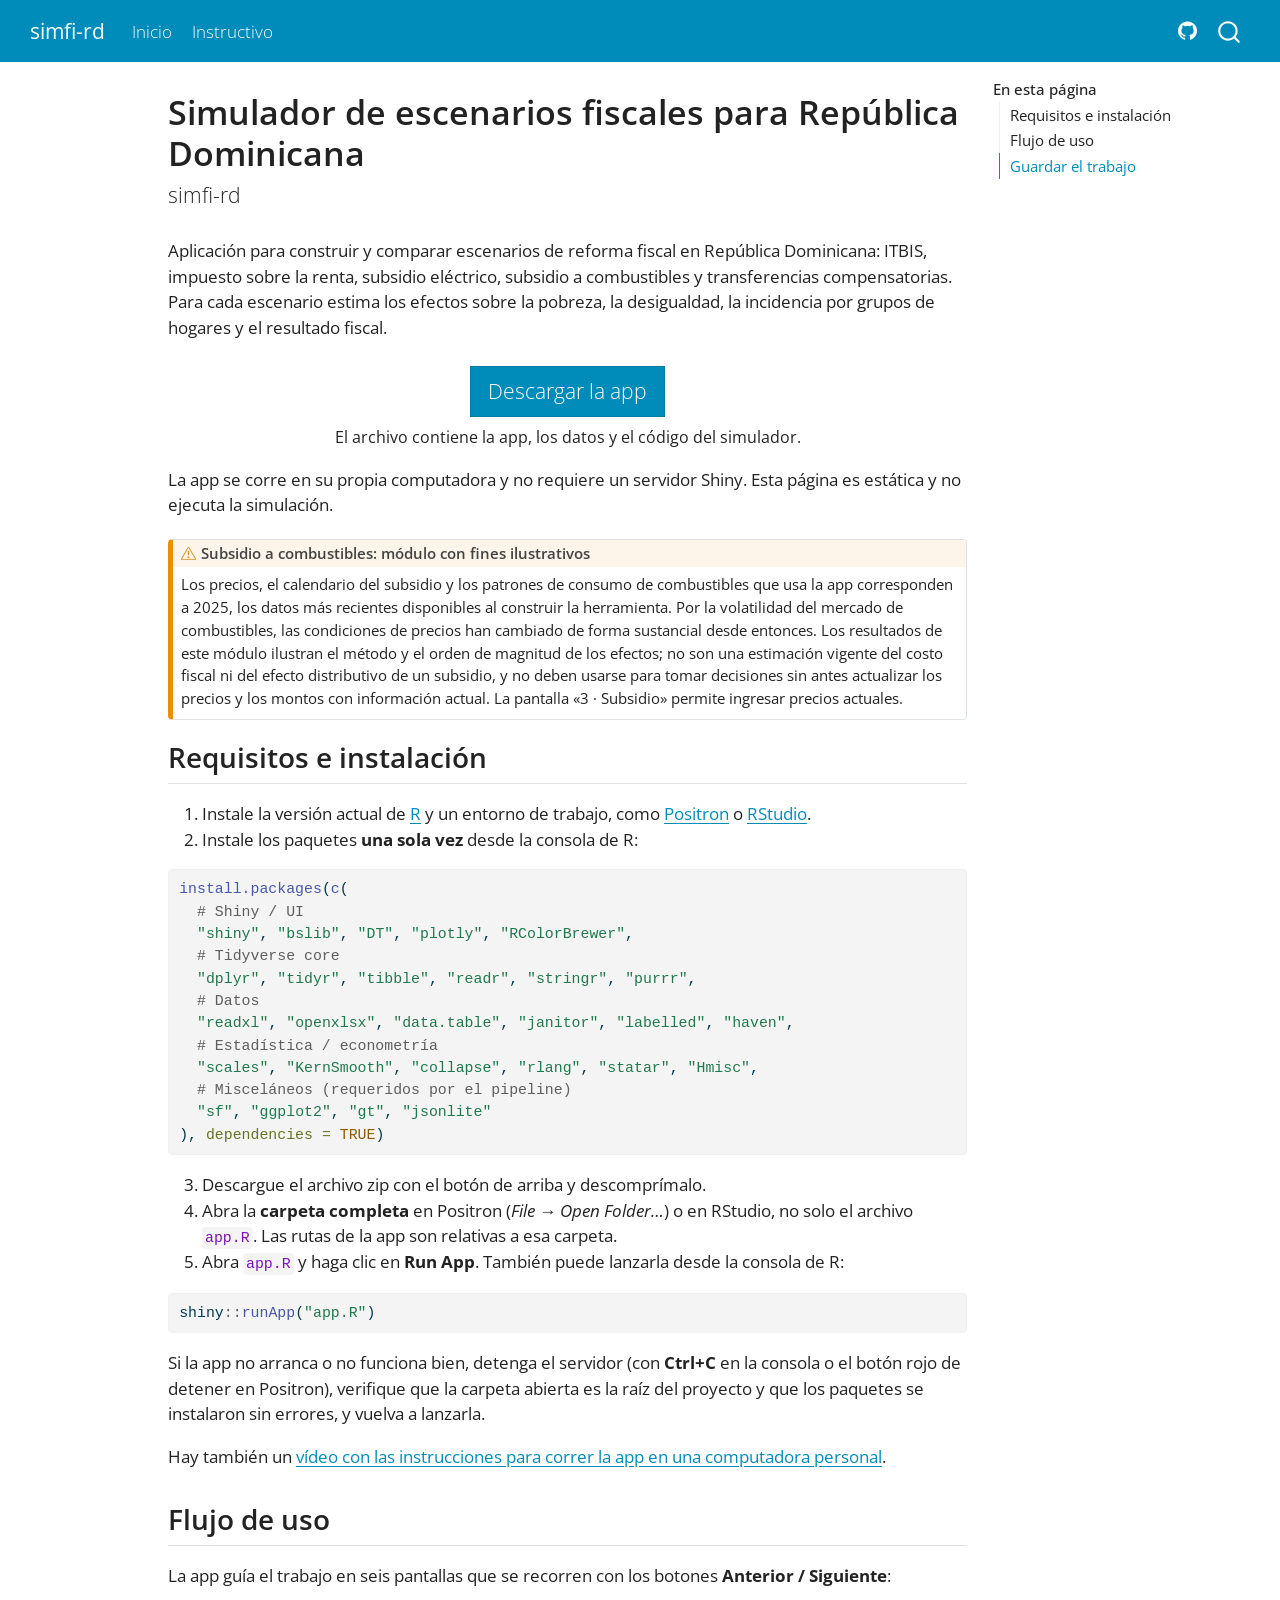
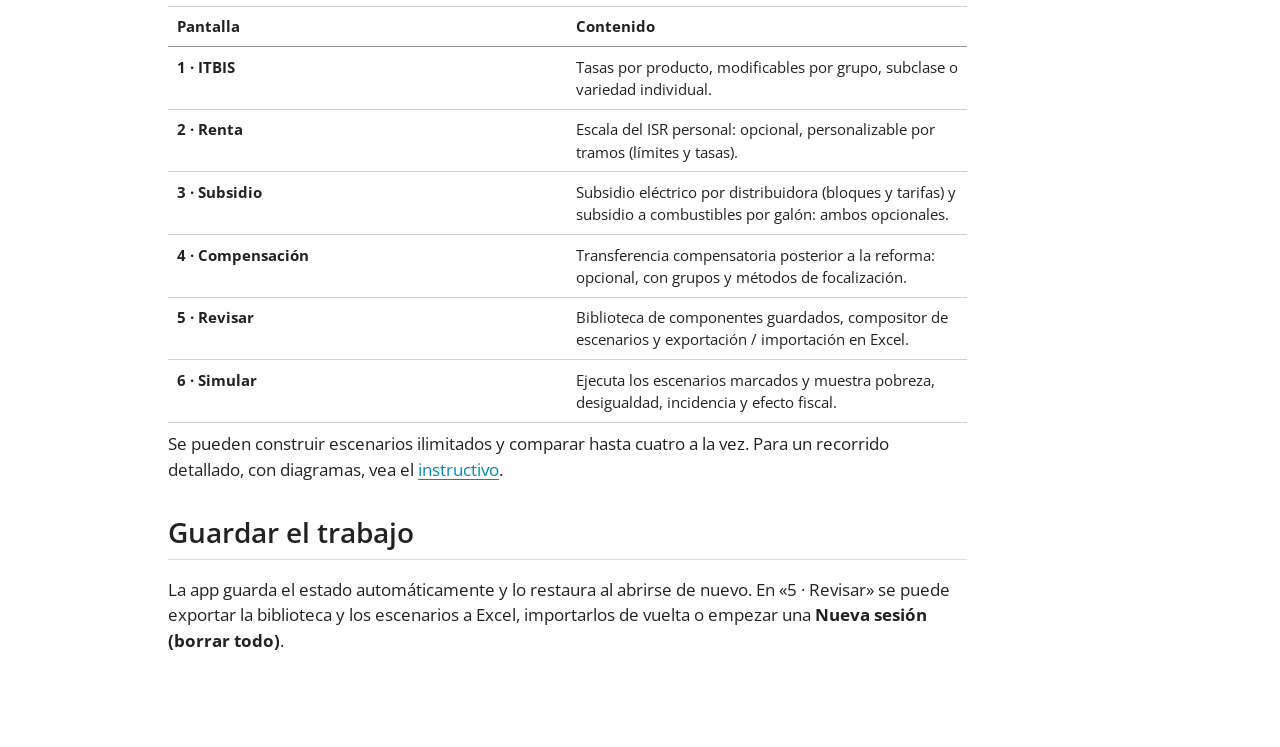
<file: docs/index.html>
<!DOCTYPE html>
<html xmlns="http://www.w3.org/1999/xhtml" lang="es" xml:lang="es"><head>

<meta charset="utf-8">
<meta name="generator" content="quarto-1.10.18">

<meta name="viewport" content="width=device-width, initial-scale=1.0, user-scalable=yes">


<title>Simulador de escenarios fiscales para República Dominicana – simfi-rd</title>
<style>
/* Default styles provided by pandoc.
** See https://pandoc.org/MANUAL.html#variables-for-html for config info.
*/
span.smallcaps{font-variant: small-caps;}
div.columns{display: flex; gap: 1.5em;}
div.column{flex: auto;}
@media screen {
div.columns{gap: min(4vw, 1.5em);}
div.column{overflow-x: auto;}
}
div.hanging-indent{margin-left: 1.5em; text-indent: -1.5em;}
ul.task-list{list-style: none;}
ul.task-list li input[type="checkbox"] {
  width: 0.8em;
  margin: 0 0.8em 0.2em -1em; /* quarto-specific, see https://github.com/quarto-dev/quarto-cli/issues/4556 */ 
  vertical-align: middle;
}
/* CSS for syntax highlighting */
html { -webkit-text-size-adjust: 100%; }
pre > code.sourceCode { white-space: pre; position: relative; }
pre > code.sourceCode > span { display: inline-block; line-height: 1.25; }
pre > code.sourceCode > span:empty { height: 1.2em; }
.sourceCode { overflow: visible; }
code.sourceCode > span { color: inherit; text-decoration: inherit; }
div.sourceCode { margin: 1em 0; }
pre.sourceCode { margin: 0; }
@media screen {
div.sourceCode { overflow: auto; }
}
@media print {
pre > code.sourceCode { white-space: pre-wrap; }
pre > code.sourceCode > span { text-indent: -5em; padding-left: 5em; }
}
pre.numberSource code
  { counter-reset: source-line 0; }
pre.numberSource code > span
  { position: relative; left: -4em; counter-increment: source-line; }
pre.numberSource code > span > a:first-child::before
  { content: counter(source-line);
    position: relative; left: -1em; text-align: right; vertical-align: baseline;
    border: none; display: inline-block;
    -webkit-touch-callout: none; -webkit-user-select: none;
    -khtml-user-select: none; -moz-user-select: none;
    -ms-user-select: none; user-select: none;
    padding: 0 4px; width: 4em;
  }
pre.numberSource { margin-left: 3em;  padding-left: 4px; }
div.sourceCode
  {   }
@media screen {
pre > code.sourceCode > span > a:first-child::before { text-decoration: underline; }
}
</style>


<script src="site_libs/quarto-nav/quarto-nav.js"></script>
<script src="site_libs/quarto-nav/headroom.min.js"></script>
<script src="site_libs/clipboard/clipboard.min.js"></script>
<script src="site_libs/quarto-search/autocomplete.umd.js"></script>
<script src="site_libs/quarto-search/fuse.min.js"></script>
<script src="site_libs/quarto-search/quarto-search.js"></script>
<meta name="quarto:offset" content="./">
<script src="site_libs/quarto-html/quarto.js" type="module"></script>
<script src="site_libs/quarto-html/tabsets/tabsets.js" type="module"></script>
<script src="site_libs/quarto-html/popper.min.js"></script>
<script src="site_libs/quarto-html/tippy.umd.min.js"></script>
<script src="site_libs/quarto-html/anchor.min.js"></script>
<link href="site_libs/quarto-html/tippy.css" rel="stylesheet">
<link href="site_libs/quarto-html/quarto-syntax-highlighting-64a204ab8560d761af7679ceaba22944.css" rel="stylesheet" id="quarto-text-highlighting-styles">
<script src="site_libs/bootstrap/bootstrap.min.js"></script>
<link href="site_libs/bootstrap/bootstrap-icons.css" rel="stylesheet">
<link href="site_libs/bootstrap/bootstrap-0d542d71a745ea6cacbc55c246e4d6ae.min.css" rel="stylesheet" append-hash="true" id="quarto-bootstrap" data-mode="light">
<script id="quarto-search-options" type="application/json">{
  "location": "navbar",
  "copy-button": false,
  "collapse-after": 3,
  "panel-placement": "end",
  "type": "overlay",
  "limit": 50,
  "keyboard-shortcut": [
    "f",
    "/",
    "s"
  ],
  "show-item-context": false,
  "language": {
    "search-no-results-text": "No se han encontrado resultados",
    "search-matching-documents-text": "documentos encontrados",
    "search-copy-link-title": "Copiar el enlace en la búsqueda",
    "search-hide-matches-text": "Ocultar resultados adicionales",
    "search-more-match-text": "resultado adicional en este documento",
    "search-more-matches-text": "resultados adicionales en este documento",
    "search-clear-button-title": "Borrar",
    "search-text-placeholder": "",
    "search-detached-cancel-button-title": "Cancelar",
    "search-submit-button-title": "Enviar",
    "search-label": "Buscar"
  }
}</script>


<link rel="stylesheet" href="styles.css">
</head>

<body class="nav-fixed quarto-light">

<div id="quarto-search-results"></div>
  <header id="quarto-header" class="headroom fixed-top">
    <nav class="navbar navbar-expand-lg " data-bs-theme="dark">
      <div class="navbar-container container-fluid">
      <div class="navbar-brand-container mx-auto">
    <a class="navbar-brand" href="./index.html">
    <span class="navbar-title">simfi-rd</span>
    </a>
  </div>
            <div id="quarto-search" class="" title="Buscar"></div>
          <button class="navbar-toggler" type="button" data-bs-toggle="collapse" data-bs-target="#navbarCollapse" aria-controls="navbarCollapse" role="menu" aria-expanded="false" aria-label="Navegación de palanca" onclick="if (window.quartoToggleHeadroom) { window.quartoToggleHeadroom(); }">
  <span class="navbar-toggler-icon"></span>
</button>
          <div class="collapse navbar-collapse" id="navbarCollapse">
            <ul class="navbar-nav navbar-nav-scroll me-auto">
  <li class="nav-item">
    <a class="nav-link active" href="./index.html" aria-current="page"> 
<span class="menu-text">Inicio</span></a>
  </li>  
  <li class="nav-item">
    <a class="nav-link" href="./instructivo.html"> 
<span class="menu-text">Instructivo</span></a>
  </li>  
</ul>
            <ul class="navbar-nav navbar-nav-scroll ms-auto">
  <li class="nav-item compact">
    <a class="nav-link" href="https://github.com/renatovargas/simfi-rd"> <i class="bi bi-github" role="img" aria-label="Repositorio en GitHub">
</i> 
<span class="menu-text"></span></a>
  </li>  
</ul>
          </div> <!-- /navcollapse -->
            <div class="quarto-navbar-tools">
</div>
      </div> <!-- /container-fluid -->
    </nav>
</header>
<!-- content -->
<div id="quarto-content" class="quarto-container page-columns page-rows-contents page-layout-article page-navbar">
<!-- sidebar -->
<!-- margin-sidebar -->
    <div id="quarto-margin-sidebar" class="sidebar margin-sidebar">
        <nav id="TOC" role="doc-toc" class="toc-active">
    <h2 id="toc-title">En esta página</h2>
   
  <ul>
  <li><a href="#requisitos-e-instalación" id="toc-requisitos-e-instalación" class="nav-link active" data-scroll-target="#requisitos-e-instalación">Requisitos e instalación</a></li>
  <li><a href="#flujo-de-uso" id="toc-flujo-de-uso" class="nav-link" data-scroll-target="#flujo-de-uso">Flujo de uso</a></li>
  <li><a href="#guardar-el-trabajo" id="toc-guardar-el-trabajo" class="nav-link" data-scroll-target="#guardar-el-trabajo">Guardar el trabajo</a></li>
  </ul>
</nav>
    </div>
<!-- main -->
<main class="content" id="quarto-document-content">

<header id="title-block-header" class="quarto-title-block default">
<div class="quarto-title">
<h1 class="title">Simulador de escenarios fiscales para República Dominicana</h1>
<p class="subtitle lead">simfi-rd</p>
</div>



<div class="quarto-title-meta">

    
  
    
  </div>
  


</header>


<p>Aplicación para construir y comparar escenarios de reforma fiscal en República Dominicana: ITBIS, impuesto sobre la renta, subsidio eléctrico, subsidio a combustibles y transferencias compensatorias. Para cada escenario estima los efectos sobre la pobreza, la desigualdad, la incidencia por grupos de hogares y el resultado fiscal.</p>
<div class="descarga">
<p><a href="https://github.com/renatovargas/simfi-rd/archive/refs/heads/main.zip" class="btn btn-primary btn-lg">Descargar la app</a></p>
<p>El archivo contiene la app, los datos y el código del simulador.</p>
</div>
<p>La app se corre en su propia computadora y no requiere un servidor Shiny. Esta página es estática y no ejecuta la simulación.</p>
<div class="callout callout-style-default callout-warning callout-titled">
<div class="callout-header d-flex align-content-center">
<div class="callout-icon-container">
<i class="callout-icon"></i>
</div>
<div class="callout-title-container flex-fill">
<span class="screen-reader-only">Advertencia</span>Subsidio a combustibles: módulo con fines ilustrativos
</div>
</div>
<div class="callout-body-container callout-body">
<p>Los precios, el calendario del subsidio y los patrones de consumo de combustibles que usa la app corresponden a 2025, los datos más recientes disponibles al construir la herramienta. Por la volatilidad del mercado de combustibles, las condiciones de precios han cambiado de forma sustancial desde entonces. Los resultados de este módulo ilustran el método y el orden de magnitud de los efectos; no son una estimación vigente del costo fiscal ni del efecto distributivo de un subsidio, y no deben usarse para tomar decisiones sin antes actualizar los precios y los montos con información actual. La pantalla «3 · Subsidio» permite ingresar precios actuales.</p>
</div>
</div>
<section id="requisitos-e-instalación" class="level2">
<h2 class="anchored" data-anchor-id="requisitos-e-instalación">Requisitos e instalación</h2>
<ol type="1">
<li>Instale la versión actual de <a href="https://cran.r-project.org/">R</a> y un entorno de trabajo, como <a href="https://positron.posit.co/">Positron</a> o <a href="https://posit.co/download/rstudio-desktop/">RStudio</a>.</li>
<li>Instale los paquetes <strong>una sola vez</strong> desde la consola de R:</li>
</ol>
<div class="code-copy-outer-scaffold"><div class="sourceCode" id="cb1"><pre class="sourceCode r code-with-copy"><code class="sourceCode r"><span id="cb1-1"><a href="#cb1-1" aria-hidden="true" tabindex="-1"></a><span class="fu">install.packages</span>(<span class="fu">c</span>(</span>
<span id="cb1-2"><a href="#cb1-2" aria-hidden="true" tabindex="-1"></a>  <span class="co"># Shiny / UI</span></span>
<span id="cb1-3"><a href="#cb1-3" aria-hidden="true" tabindex="-1"></a>  <span class="st">"shiny"</span>, <span class="st">"bslib"</span>, <span class="st">"DT"</span>, <span class="st">"plotly"</span>, <span class="st">"RColorBrewer"</span>,</span>
<span id="cb1-4"><a href="#cb1-4" aria-hidden="true" tabindex="-1"></a>  <span class="co"># Tidyverse core</span></span>
<span id="cb1-5"><a href="#cb1-5" aria-hidden="true" tabindex="-1"></a>  <span class="st">"dplyr"</span>, <span class="st">"tidyr"</span>, <span class="st">"tibble"</span>, <span class="st">"readr"</span>, <span class="st">"stringr"</span>, <span class="st">"purrr"</span>,</span>
<span id="cb1-6"><a href="#cb1-6" aria-hidden="true" tabindex="-1"></a>  <span class="co"># Datos</span></span>
<span id="cb1-7"><a href="#cb1-7" aria-hidden="true" tabindex="-1"></a>  <span class="st">"readxl"</span>, <span class="st">"openxlsx"</span>, <span class="st">"data.table"</span>, <span class="st">"janitor"</span>, <span class="st">"labelled"</span>, <span class="st">"haven"</span>,</span>
<span id="cb1-8"><a href="#cb1-8" aria-hidden="true" tabindex="-1"></a>  <span class="co"># Estadística / econometría</span></span>
<span id="cb1-9"><a href="#cb1-9" aria-hidden="true" tabindex="-1"></a>  <span class="st">"scales"</span>, <span class="st">"KernSmooth"</span>, <span class="st">"collapse"</span>, <span class="st">"rlang"</span>, <span class="st">"statar"</span>, <span class="st">"Hmisc"</span>,</span>
<span id="cb1-10"><a href="#cb1-10" aria-hidden="true" tabindex="-1"></a>  <span class="co"># Misceláneos (requeridos por el pipeline)</span></span>
<span id="cb1-11"><a href="#cb1-11" aria-hidden="true" tabindex="-1"></a>  <span class="st">"sf"</span>, <span class="st">"ggplot2"</span>, <span class="st">"gt"</span>, <span class="st">"jsonlite"</span></span>
<span id="cb1-12"><a href="#cb1-12" aria-hidden="true" tabindex="-1"></a>), <span class="at">dependencies =</span> <span class="cn">TRUE</span>)</span></code></pre></div><button title="Copiar al portapapeles" class="code-copy-button"><i class="bi"></i></button></div>
<ol start="3" type="1">
<li>Descargue el archivo zip con el botón de arriba y descomprímalo.</li>
<li>Abra la <strong>carpeta completa</strong> en Positron (<em>File → Open Folder…</em>) o en RStudio, no solo el archivo <code>app.R</code>. Las rutas de la app son relativas a esa carpeta.</li>
<li>Abra <code>app.R</code> y haga clic en <strong>Run App</strong>. También puede lanzarla desde la consola de R:</li>
</ol>
<div class="code-copy-outer-scaffold"><div class="sourceCode" id="cb2"><pre class="sourceCode r code-with-copy"><code class="sourceCode r"><span id="cb2-1"><a href="#cb2-1" aria-hidden="true" tabindex="-1"></a>shiny<span class="sc">::</span><span class="fu">runApp</span>(<span class="st">"app.R"</span>)</span></code></pre></div><button title="Copiar al portapapeles" class="code-copy-button"><i class="bi"></i></button></div>
<p>Si la app no arranca o no funciona bien, detenga el servidor (con <strong>Ctrl+C</strong> en la consola o el botón rojo de detener en Positron), verifique que la carpeta abierta es la raíz del proyecto y que los paquetes se instalaron sin errores, y vuelva a lanzarla.</p>
<p>Hay también un <a href="https://youtu.be/jXF6b9S3hiI">vídeo con las instrucciones para correr la app en una computadora personal</a>.</p>
</section>
<section id="flujo-de-uso" class="level2">
<h2 class="anchored" data-anchor-id="flujo-de-uso">Flujo de uso</h2>
<p>La app guía el trabajo en seis pantallas que se recorren con los botones <strong>Anterior / Siguiente</strong>:</p>
<table class="caption-top table">
<colgroup>
<col style="width: 50%">
<col style="width: 50%">
</colgroup>
<thead>
<tr class="header">
<th>Pantalla</th>
<th>Contenido</th>
</tr>
</thead>
<tbody>
<tr class="odd">
<td><strong>1 · ITBIS</strong></td>
<td>Tasas por producto, modificables por grupo, subclase o variedad individual.</td>
</tr>
<tr class="even">
<td><strong>2 · Renta</strong></td>
<td>Escala del ISR personal: opcional, personalizable por tramos (límites y tasas).</td>
</tr>
<tr class="odd">
<td><strong>3 · Subsidio</strong></td>
<td>Subsidio eléctrico por distribuidora (bloques y tarifas) y subsidio a combustibles por galón: ambos opcionales.</td>
</tr>
<tr class="even">
<td><strong>4 · Compensación</strong></td>
<td>Transferencia compensatoria posterior a la reforma: opcional, con grupos y métodos de focalización.</td>
</tr>
<tr class="odd">
<td><strong>5 · Revisar</strong></td>
<td>Biblioteca de componentes guardados, compositor de escenarios y exportación / importación en Excel.</td>
</tr>
<tr class="even">
<td><strong>6 · Simular</strong></td>
<td>Ejecuta los escenarios marcados y muestra pobreza, desigualdad, incidencia y efecto fiscal.</td>
</tr>
</tbody>
</table>
<p>Se pueden construir escenarios ilimitados y comparar hasta cuatro a la vez. Para un recorrido detallado, con diagramas, vea el <a href="./instructivo.html">instructivo</a>.</p>
</section>
<section id="guardar-el-trabajo" class="level2">
<h2 class="anchored" data-anchor-id="guardar-el-trabajo">Guardar el trabajo</h2>
<p>La app guarda el estado automáticamente y lo restaura al abrirse de nuevo. En «5 · Revisar» se puede exportar la biblioteca y los escenarios a Excel, importarlos de vuelta o empezar una <strong>Nueva sesión (borrar todo)</strong>.</p>


</section>

</main> <!-- /main -->
<script id="quarto-html-after-body" type="application/javascript">
  window.document.addEventListener("DOMContentLoaded", function (event) {
    const icon = "";
    const anchorJS = new window.AnchorJS();
    anchorJS.options = {
      placement: 'right',
      icon: icon
    };
    anchorJS.add('.anchored');
    const isCodeAnnotation = (el) => {
      for (const clz of el.classList) {
        if (clz.startsWith('code-annotation-')) {                     
          return true;
        }
      }
      return false;
    }
    const onCopySuccess = function(e) {
      // button target
      const button = e.trigger;
      // don't keep focus
      button.blur();
      // flash "checked"
      button.classList.add('code-copy-button-checked');
      var currentTitle = button.getAttribute("title");
      button.setAttribute("title", "Copiado");
      let tooltip;
      if (window.bootstrap) {
        button.setAttribute("data-bs-toggle", "tooltip");
        button.setAttribute("data-bs-placement", "left");
        button.setAttribute("data-bs-title", "Copiado");
        tooltip = new bootstrap.Tooltip(button, 
          { trigger: "manual", 
            customClass: "code-copy-button-tooltip",
            offset: [0, -8]});
        tooltip.show();    
      }
      setTimeout(function() {
        if (tooltip) {
          tooltip.hide();
          button.removeAttribute("data-bs-title");
          button.removeAttribute("data-bs-toggle");
          button.removeAttribute("data-bs-placement");
        }
        button.setAttribute("title", currentTitle);
        button.classList.remove('code-copy-button-checked');
      }, 1000);
      // clear code selection
      e.clearSelection();
    }
    const getTextToCopy = function(trigger) {
      const outerScaffold = trigger.parentElement.cloneNode(true);
      const codeEl = outerScaffold.querySelector('code');
      for (const childEl of codeEl.children) {
        if (isCodeAnnotation(childEl)) {
          childEl.remove();
        }
      }
      return codeEl.innerText;
    }
    const clipboard = new window.ClipboardJS('.code-copy-button:not([data-in-quarto-modal])', {
      text: getTextToCopy
    });
    clipboard.on('success', onCopySuccess);
    if (window.document.getElementById('quarto-embedded-source-code-modal')) {
      const clipboardModal = new window.ClipboardJS('.code-copy-button[data-in-quarto-modal]', {
        text: getTextToCopy,
        container: window.document.getElementById('quarto-embedded-source-code-modal')
      });
      clipboardModal.on('success', onCopySuccess);
    }
      var localhostRegex = new RegExp(/^(?:http|https):\/\/localhost\:?[0-9]*\//);
      var mailtoRegex = new RegExp(/^mailto:/);
        var filterRegex = new RegExp("https:\/\/renatovargas\.github\.io\/simfi-rd\/");
      var isInternal = (href) => {
          return filterRegex.test(href) || localhostRegex.test(href) || mailtoRegex.test(href);
      }
      // Inspect non-navigation links and adorn them if external
     var links = window.document.querySelectorAll('a[href]:not(.nav-link):not(.navbar-brand):not(.toc-action):not(.sidebar-link):not(.sidebar-item-toggle):not(.pagination-link):not(.no-external):not([aria-hidden]):not(.dropdown-item):not(.quarto-navigation-tool):not(.about-link)');
      for (var i=0; i<links.length; i++) {
        const link = links[i];
        if (!isInternal(link.href)) {
          // undo the damage that might have been done by quarto-nav.js in the case of
          // links that we want to consider external
          if (link.dataset.originalHref !== undefined) {
            link.href = link.dataset.originalHref;
          }
        }
      }
    function tippyHover(el, contentFn, onTriggerFn, onUntriggerFn) {
      const config = {
        allowHTML: true,
        maxWidth: 500,
        delay: 100,
        arrow: false,
        appendTo: function(el) {
            return el.parentElement;
        },
        interactive: true,
        interactiveBorder: 10,
        theme: 'quarto',
        placement: 'bottom-start',
      };
      if (contentFn) {
        config.content = contentFn;
      }
      if (onTriggerFn) {
        config.onTrigger = onTriggerFn;
      }
      if (onUntriggerFn) {
        config.onUntrigger = onUntriggerFn;
      }
      window.tippy(el, config); 
    }
    const noterefs = window.document.querySelectorAll('a[role="doc-noteref"]');
    for (var i=0; i<noterefs.length; i++) {
      const ref = noterefs[i];
      tippyHover(ref, function() {
        // use id or data attribute instead here
        let href = ref.getAttribute('data-footnote-href') || ref.getAttribute('href');
        try { href = new URL(href).hash; } catch {}
        const id = href.replace(/^#\/?/, "");
        const note = window.document.getElementById(id);
        if (note) {
          return note.innerHTML;
        } else {
          return "";
        }
      });
    }
    const xrefs = window.document.querySelectorAll('a.quarto-xref');
    const processXRef = (id, note) => {
      // Strip column container classes
      const stripColumnClz = (el) => {
        el.classList.remove("page-full", "page-columns");
        if (el.children) {
          for (const child of el.children) {
            stripColumnClz(child);
          }
        }
      }
      stripColumnClz(note)
      if (id === null || id.startsWith('sec-')) {
        // Special case sections, only their first couple elements
        const container = document.createElement("div");
        if (note.children && note.children.length > 2) {
          container.appendChild(note.children[0].cloneNode(true));
          for (let i = 1; i < note.children.length; i++) {
            const child = note.children[i];
            if (child.tagName === "P" && child.innerText === "") {
              continue;
            } else {
              container.appendChild(child.cloneNode(true));
              break;
            }
          }
          if (window.Quarto?.typesetMath) {
            window.Quarto.typesetMath(container);
          }
          return container.innerHTML
        } else {
          if (window.Quarto?.typesetMath) {
            window.Quarto.typesetMath(note);
          }
          return note.innerHTML;
        }
      } else {
        // Remove any anchor links if they are present
        const anchorLink = note.querySelector('a.anchorjs-link');
        if (anchorLink) {
          anchorLink.remove();
        }
        if (window.Quarto?.typesetMath) {
          window.Quarto.typesetMath(note);
        }
        if (note.classList.contains("callout")) {
          return note.outerHTML;
        } else {
          return note.innerHTML;
        }
      }
    }
    for (var i=0; i<xrefs.length; i++) {
      const xref = xrefs[i];
      tippyHover(xref, undefined, function(instance) {
        instance.disable();
        let url = xref.getAttribute('href');
        let hash = undefined; 
        if (url.startsWith('#')) {
          hash = url;
        } else {
          try { hash = new URL(url).hash; } catch {}
        }
        if (hash) {
          const id = hash.replace(/^#\/?/, "");
          const note = window.document.getElementById(id);
          if (note !== null) {
            try {
              const html = processXRef(id, note.cloneNode(true));
              instance.setContent(html);
            } finally {
              instance.enable();
              instance.show();
            }
          } else {
            // See if we can fetch this
            fetch(url.split('#')[0])
            .then(res => res.text())
            .then(html => {
              const parser = new DOMParser();
              const htmlDoc = parser.parseFromString(html, "text/html");
              const note = htmlDoc.getElementById(id);
              if (note !== null) {
                const html = processXRef(id, note);
                instance.setContent(html);
              } 
            }).finally(() => {
              instance.enable();
              instance.show();
            });
          }
        } else {
          // See if we can fetch a full url (with no hash to target)
          // This is a special case and we should probably do some content thinning / targeting
          fetch(url)
          .then(res => res.text())
          .then(html => {
            const parser = new DOMParser();
            const htmlDoc = parser.parseFromString(html, "text/html");
            const note = htmlDoc.querySelector('main.content');
            if (note !== null) {
              // This should only happen for chapter cross references
              // (since there is no id in the URL)
              // remove the first header
              if (note.children.length > 0 && note.children[0].tagName === "HEADER") {
                note.children[0].remove();
              }
              const html = processXRef(null, note);
              instance.setContent(html);
            } 
          }).finally(() => {
            instance.enable();
            instance.show();
          });
        }
      }, function(instance) {
      });
    }
        let selectedAnnoteEl;
        const selectorForAnnotation = ( cell, annotation) => {
          let cellAttr = 'data-code-cell="' + cell + '"';
          let lineAttr = 'data-code-annotation="' +  annotation + '"';
          const selector = 'span[' + cellAttr + '][' + lineAttr + ']';
          return selector;
        }
        const selectCodeLines = (annoteEl) => {
          const doc = window.document;
          const targetCell = annoteEl.getAttribute("data-target-cell");
          const targetAnnotation = annoteEl.getAttribute("data-target-annotation");
          const annoteSpan = window.document.querySelector(selectorForAnnotation(targetCell, targetAnnotation));
          const lines = annoteSpan.getAttribute("data-code-lines").split(",");
          const lineIds = lines.map((line) => {
            return targetCell + "-" + line;
          })
          let top = null;
          let height = null;
          let parent = null;
          if (lineIds.length > 0) {
              //compute the position of the single el (top and bottom and make a div)
              const el = window.document.getElementById(lineIds[0]);
              top = el.offsetTop;
              height = el.offsetHeight;
              parent = el.parentElement.parentElement;
            if (lineIds.length > 1) {
              const lastEl = window.document.getElementById(lineIds[lineIds.length - 1]);
              const bottom = lastEl.offsetTop + lastEl.offsetHeight;
              height = bottom - top;
            }
            if (top !== null && height !== null && parent !== null) {
              // cook up a div (if necessary) and position it 
              let div = window.document.getElementById("code-annotation-line-highlight");
              if (div === null) {
                div = window.document.createElement("div");
                div.setAttribute("id", "code-annotation-line-highlight");
                div.style.position = 'absolute';
                parent.appendChild(div);
              }
              div.style.top = top - 2 + "px";
              div.style.height = height + 4 + "px";
              div.style.left = 0;
              let gutterDiv = window.document.getElementById("code-annotation-line-highlight-gutter");
              if (gutterDiv === null) {
                gutterDiv = window.document.createElement("div");
                gutterDiv.setAttribute("id", "code-annotation-line-highlight-gutter");
                gutterDiv.style.position = 'absolute';
                const codeCell = window.document.getElementById(targetCell);
                const gutter = codeCell.querySelector('.code-annotation-gutter');
                gutter.appendChild(gutterDiv);
              }
              gutterDiv.style.top = top - 2 + "px";
              gutterDiv.style.height = height + 4 + "px";
            }
            selectedAnnoteEl = annoteEl;
          }
        };
        const unselectCodeLines = () => {
          const elementsIds = ["code-annotation-line-highlight", "code-annotation-line-highlight-gutter"];
          elementsIds.forEach((elId) => {
            const div = window.document.getElementById(elId);
            if (div) {
              div.remove();
            }
          });
          selectedAnnoteEl = undefined;
        };
          // Handle positioning of the toggle
      window.addEventListener(
        "resize",
        throttle(() => {
          elRect = undefined;
          if (selectedAnnoteEl) {
            selectCodeLines(selectedAnnoteEl);
          }
        }, 10)
      );
      function throttle(fn, ms) {
      let throttle = false;
      let timer;
        return (...args) => {
          if(!throttle) { // first call gets through
              fn.apply(this, args);
              throttle = true;
          } else { // all the others get throttled
              if(timer) clearTimeout(timer); // cancel #2
              timer = setTimeout(() => {
                fn.apply(this, args);
                timer = throttle = false;
              }, ms);
          }
        };
      }
        // Attach click handler to the DT
        const annoteDls = window.document.querySelectorAll('dt[data-target-cell]');
        for (const annoteDlNode of annoteDls) {
          annoteDlNode.addEventListener('click', (event) => {
            const clickedEl = event.target;
            if (clickedEl !== selectedAnnoteEl) {
              unselectCodeLines();
              const activeEl = window.document.querySelector('dt[data-target-cell].code-annotation-active');
              if (activeEl) {
                activeEl.classList.remove('code-annotation-active');
              }
              selectCodeLines(clickedEl);
              clickedEl.classList.add('code-annotation-active');
            } else {
              // Unselect the line
              unselectCodeLines();
              clickedEl.classList.remove('code-annotation-active');
            }
          });
        }
    const findCites = (el) => {
      const parentEl = el.parentElement;
      if (parentEl) {
        const cites = parentEl.dataset.cites;
        if (cites) {
          return {
            el,
            cites: cites.split(' ')
          };
        } else {
          return findCites(el.parentElement)
        }
      } else {
        return undefined;
      }
    };
    var bibliorefs = window.document.querySelectorAll('a[role="doc-biblioref"]');
    for (var i=0; i<bibliorefs.length; i++) {
      const ref = bibliorefs[i];
      const citeInfo = findCites(ref);
      if (citeInfo) {
        tippyHover(citeInfo.el, function() {
          var popup = window.document.createElement('div');
          citeInfo.cites.forEach(function(cite) {
            var citeDiv = window.document.createElement('div');
            citeDiv.classList.add('hanging-indent');
            citeDiv.classList.add('csl-entry');
            var biblioDiv = window.document.getElementById('ref-' + cite);
            if (biblioDiv) {
              citeDiv.innerHTML = biblioDiv.innerHTML;
            }
            popup.appendChild(citeDiv);
          });
          return popup.innerHTML;
        });
      }
    }
  });
  </script>
</div> <!-- /content -->




</body></html>
</file>
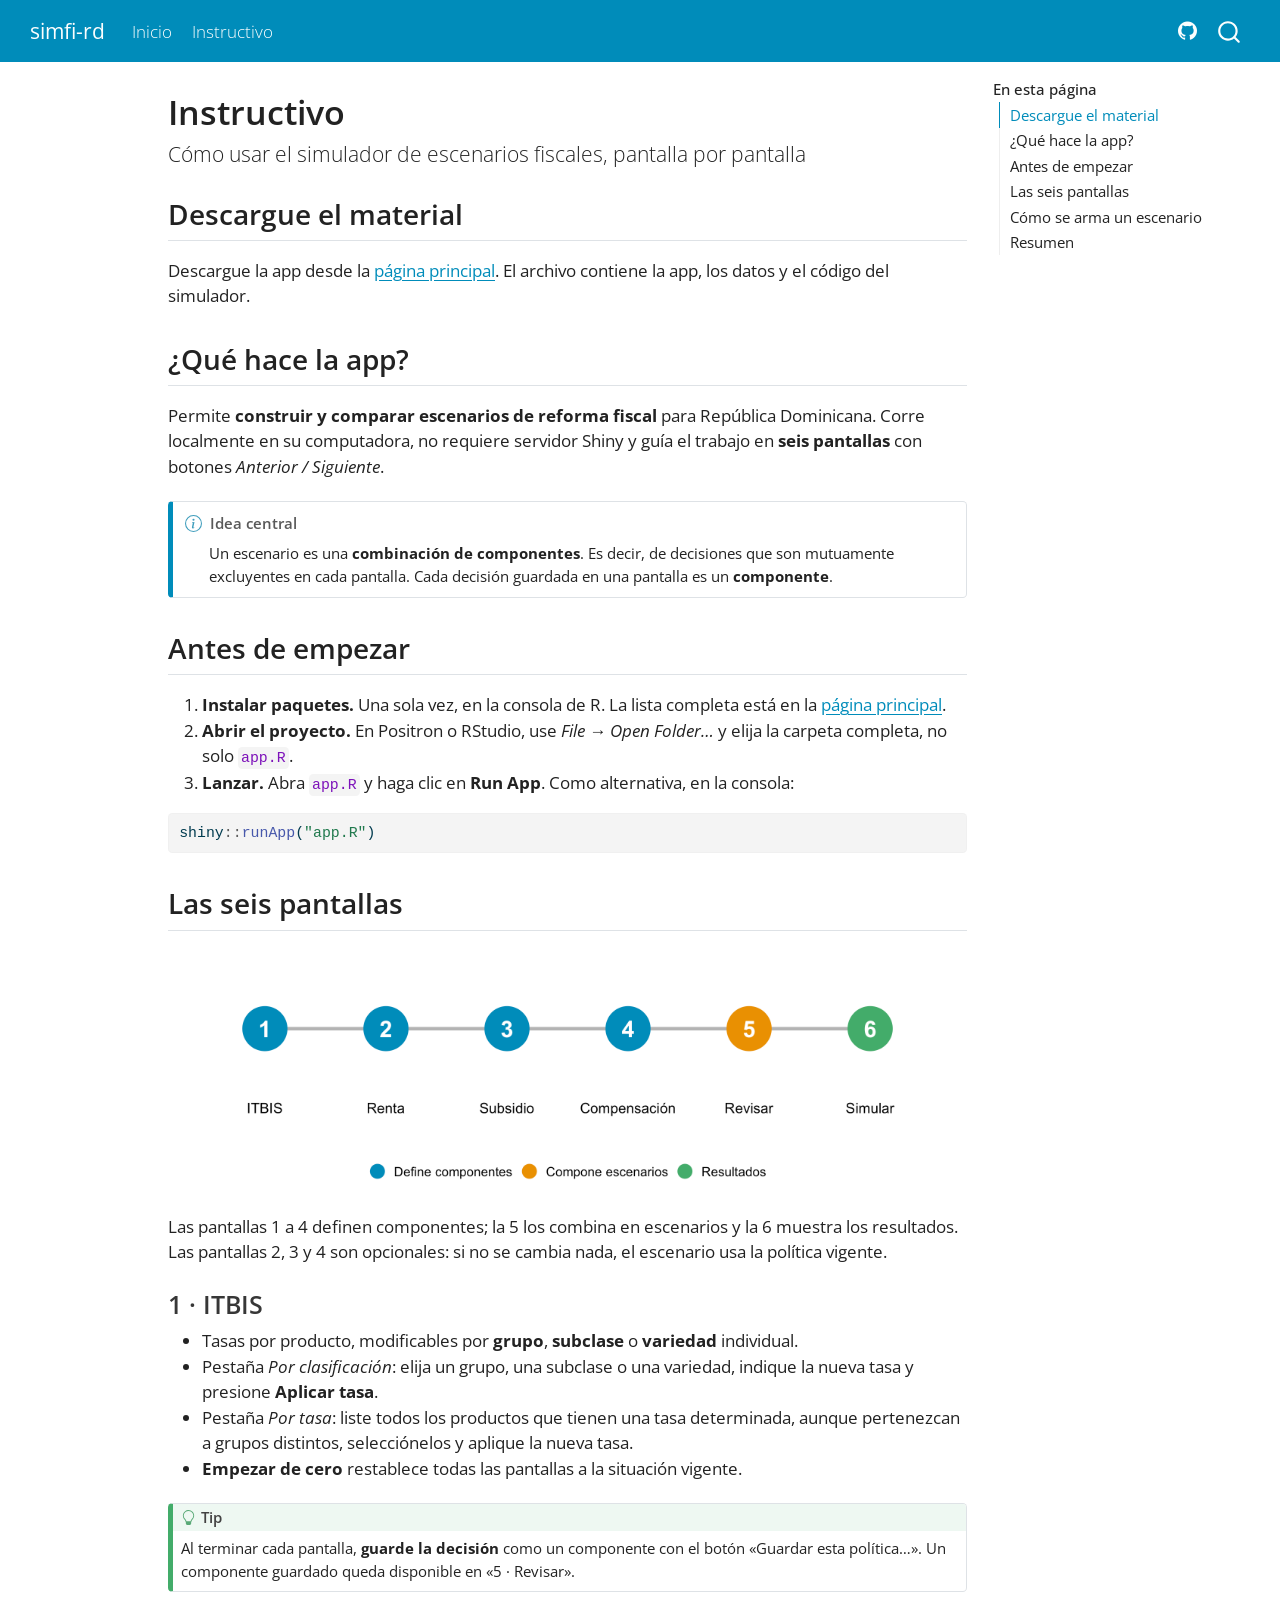
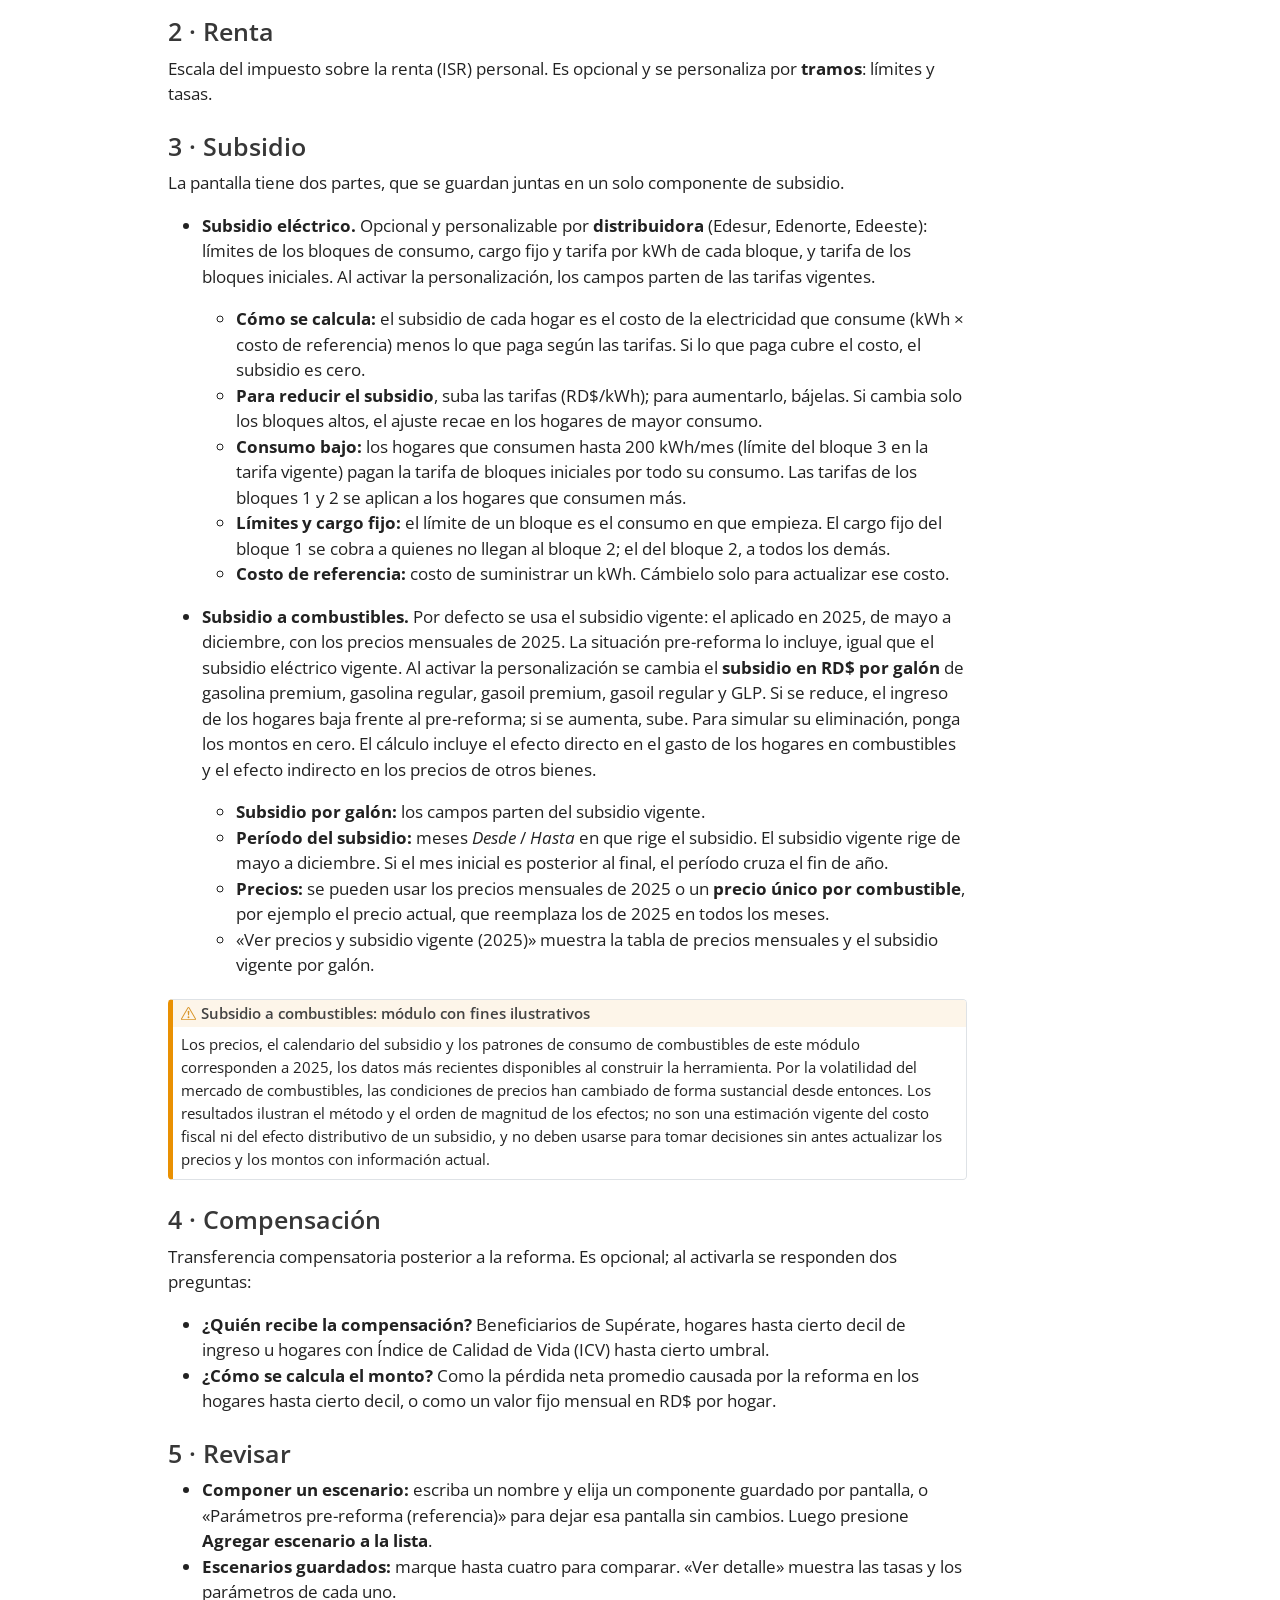
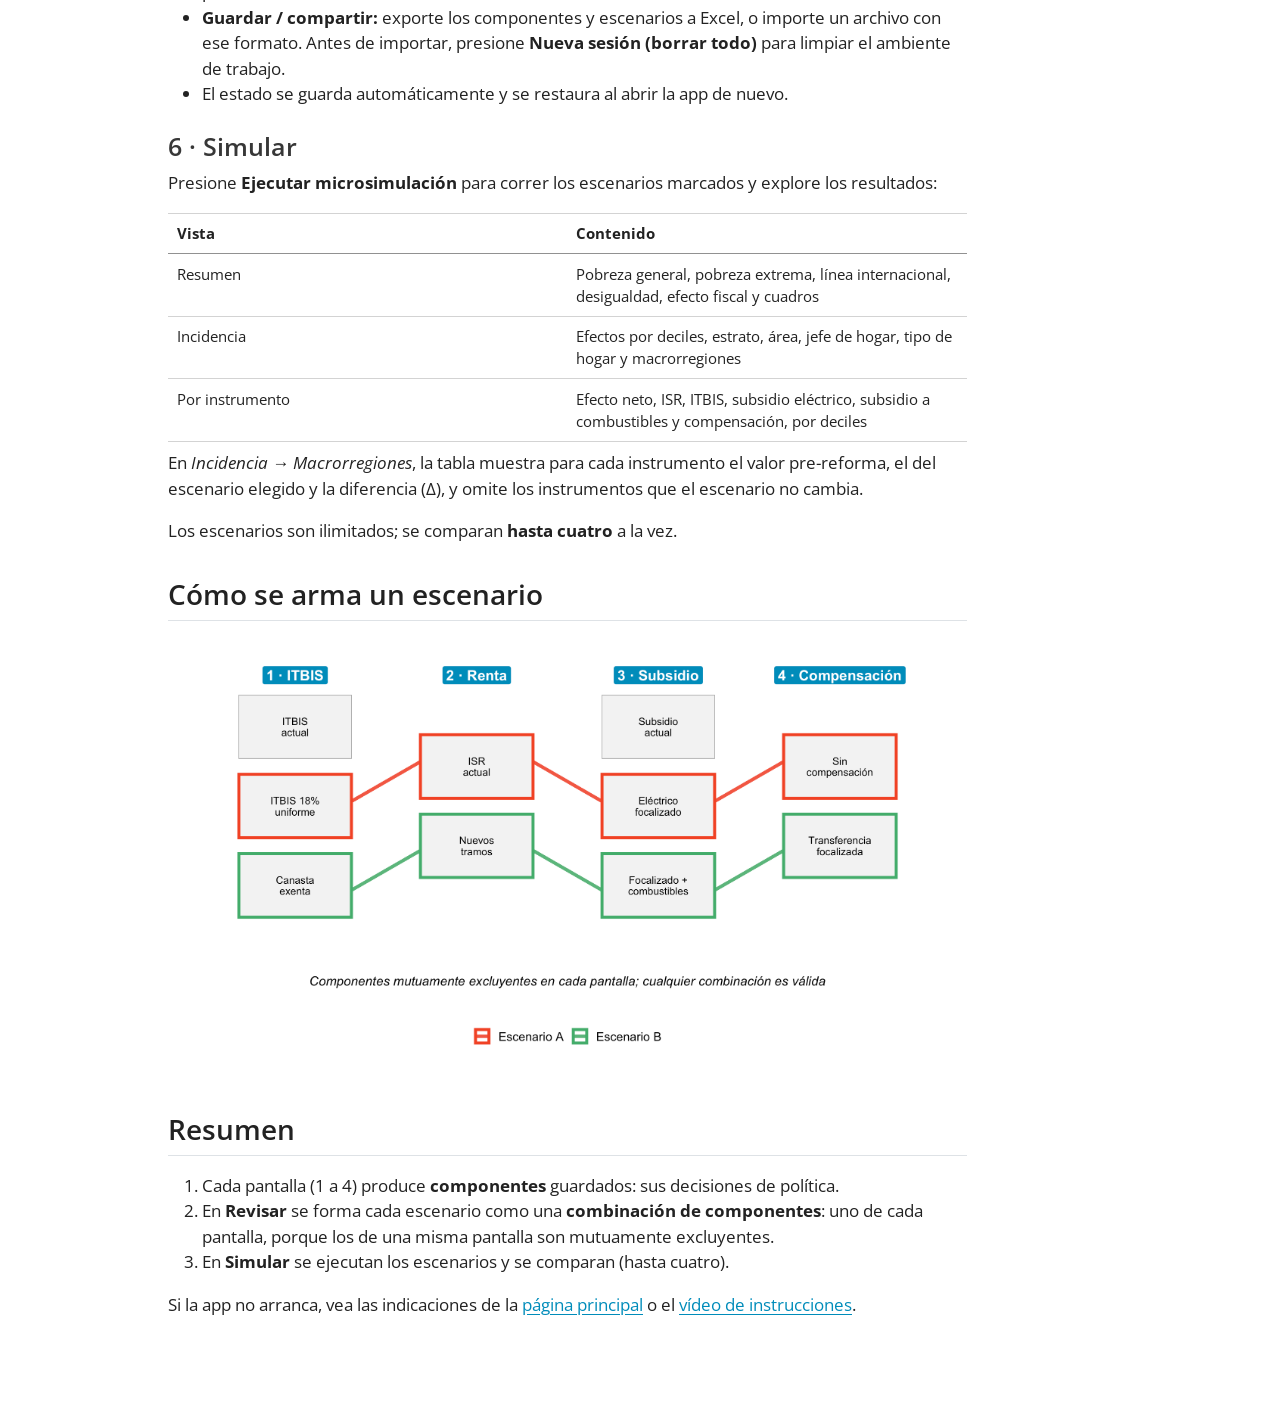
<file: docs/instructivo.html>
<!DOCTYPE html>
<html xmlns="http://www.w3.org/1999/xhtml" lang="es" xml:lang="es"><head>

<meta charset="utf-8">
<meta name="generator" content="quarto-1.10.18">

<meta name="viewport" content="width=device-width, initial-scale=1.0, user-scalable=yes">


<title>Instructivo – simfi-rd</title>
<style>
/* Default styles provided by pandoc.
** See https://pandoc.org/MANUAL.html#variables-for-html for config info.
*/
span.smallcaps{font-variant: small-caps;}
div.columns{display: flex; gap: 1.5em;}
div.column{flex: auto;}
@media screen {
div.columns{gap: min(4vw, 1.5em);}
div.column{overflow-x: auto;}
}
div.hanging-indent{margin-left: 1.5em; text-indent: -1.5em;}
ul.task-list{list-style: none;}
ul.task-list li input[type="checkbox"] {
  width: 0.8em;
  margin: 0 0.8em 0.2em -1em; /* quarto-specific, see https://github.com/quarto-dev/quarto-cli/issues/4556 */ 
  vertical-align: middle;
}
/* CSS for syntax highlighting */
html { -webkit-text-size-adjust: 100%; }
pre > code.sourceCode { white-space: pre; position: relative; }
pre > code.sourceCode > span { display: inline-block; line-height: 1.25; }
pre > code.sourceCode > span:empty { height: 1.2em; }
.sourceCode { overflow: visible; }
code.sourceCode > span { color: inherit; text-decoration: inherit; }
div.sourceCode { margin: 1em 0; }
pre.sourceCode { margin: 0; }
@media screen {
div.sourceCode { overflow: auto; }
}
@media print {
pre > code.sourceCode { white-space: pre-wrap; }
pre > code.sourceCode > span { text-indent: -5em; padding-left: 5em; }
}
pre.numberSource code
  { counter-reset: source-line 0; }
pre.numberSource code > span
  { position: relative; left: -4em; counter-increment: source-line; }
pre.numberSource code > span > a:first-child::before
  { content: counter(source-line);
    position: relative; left: -1em; text-align: right; vertical-align: baseline;
    border: none; display: inline-block;
    -webkit-touch-callout: none; -webkit-user-select: none;
    -khtml-user-select: none; -moz-user-select: none;
    -ms-user-select: none; user-select: none;
    padding: 0 4px; width: 4em;
  }
pre.numberSource { margin-left: 3em;  padding-left: 4px; }
div.sourceCode
  {   }
@media screen {
pre > code.sourceCode > span > a:first-child::before { text-decoration: underline; }
}
</style>


<script src="site_libs/quarto-nav/quarto-nav.js"></script>
<script src="site_libs/quarto-nav/headroom.min.js"></script>
<script src="site_libs/clipboard/clipboard.min.js"></script>
<script src="site_libs/quarto-search/autocomplete.umd.js"></script>
<script src="site_libs/quarto-search/fuse.min.js"></script>
<script src="site_libs/quarto-search/quarto-search.js"></script>
<meta name="quarto:offset" content="./">
<script src="site_libs/quarto-html/quarto.js" type="module"></script>
<script src="site_libs/quarto-html/tabsets/tabsets.js" type="module"></script>
<script src="site_libs/quarto-html/popper.min.js"></script>
<script src="site_libs/quarto-html/tippy.umd.min.js"></script>
<script src="site_libs/quarto-html/anchor.min.js"></script>
<link href="site_libs/quarto-html/tippy.css" rel="stylesheet">
<link href="site_libs/quarto-html/quarto-syntax-highlighting-64a204ab8560d761af7679ceaba22944.css" rel="stylesheet" id="quarto-text-highlighting-styles">
<script src="site_libs/bootstrap/bootstrap.min.js"></script>
<link href="site_libs/bootstrap/bootstrap-icons.css" rel="stylesheet">
<link href="site_libs/bootstrap/bootstrap-0d542d71a745ea6cacbc55c246e4d6ae.min.css" rel="stylesheet" append-hash="true" id="quarto-bootstrap" data-mode="light">
<script id="quarto-search-options" type="application/json">{
  "location": "navbar",
  "copy-button": false,
  "collapse-after": 3,
  "panel-placement": "end",
  "type": "overlay",
  "limit": 50,
  "keyboard-shortcut": [
    "f",
    "/",
    "s"
  ],
  "show-item-context": false,
  "language": {
    "search-no-results-text": "No se han encontrado resultados",
    "search-matching-documents-text": "documentos encontrados",
    "search-copy-link-title": "Copiar el enlace en la búsqueda",
    "search-hide-matches-text": "Ocultar resultados adicionales",
    "search-more-match-text": "resultado adicional en este documento",
    "search-more-matches-text": "resultados adicionales en este documento",
    "search-clear-button-title": "Borrar",
    "search-text-placeholder": "",
    "search-detached-cancel-button-title": "Cancelar",
    "search-submit-button-title": "Enviar",
    "search-label": "Buscar"
  }
}</script>


<link rel="stylesheet" href="styles.css">
</head>

<body class="nav-fixed quarto-light">

<div id="quarto-search-results"></div>
  <header id="quarto-header" class="headroom fixed-top">
    <nav class="navbar navbar-expand-lg " data-bs-theme="dark">
      <div class="navbar-container container-fluid">
      <div class="navbar-brand-container mx-auto">
    <a class="navbar-brand" href="./index.html">
    <span class="navbar-title">simfi-rd</span>
    </a>
  </div>
            <div id="quarto-search" class="" title="Buscar"></div>
          <button class="navbar-toggler" type="button" data-bs-toggle="collapse" data-bs-target="#navbarCollapse" aria-controls="navbarCollapse" role="menu" aria-expanded="false" aria-label="Navegación de palanca" onclick="if (window.quartoToggleHeadroom) { window.quartoToggleHeadroom(); }">
  <span class="navbar-toggler-icon"></span>
</button>
          <div class="collapse navbar-collapse" id="navbarCollapse">
            <ul class="navbar-nav navbar-nav-scroll me-auto">
  <li class="nav-item">
    <a class="nav-link" href="./index.html"> 
<span class="menu-text">Inicio</span></a>
  </li>  
  <li class="nav-item">
    <a class="nav-link active" href="./instructivo.html" aria-current="page"> 
<span class="menu-text">Instructivo</span></a>
  </li>  
</ul>
            <ul class="navbar-nav navbar-nav-scroll ms-auto">
  <li class="nav-item compact">
    <a class="nav-link" href="https://github.com/renatovargas/simfi-rd"> <i class="bi bi-github" role="img" aria-label="Repositorio en GitHub">
</i> 
<span class="menu-text"></span></a>
  </li>  
</ul>
          </div> <!-- /navcollapse -->
            <div class="quarto-navbar-tools">
</div>
      </div> <!-- /container-fluid -->
    </nav>
</header>
<!-- content -->
<div id="quarto-content" class="quarto-container page-columns page-rows-contents page-layout-article page-navbar">
<!-- sidebar -->
<!-- margin-sidebar -->
    <div id="quarto-margin-sidebar" class="sidebar margin-sidebar">
        <nav id="TOC" role="doc-toc" class="toc-active">
    <h2 id="toc-title">En esta página</h2>
   
  <ul>
  <li><a href="#descargue-el-material" id="toc-descargue-el-material" class="nav-link active" data-scroll-target="#descargue-el-material">Descargue el material</a></li>
  <li><a href="#qué-hace-la-app" id="toc-qué-hace-la-app" class="nav-link" data-scroll-target="#qué-hace-la-app">¿Qué hace la app?</a></li>
  <li><a href="#antes-de-empezar" id="toc-antes-de-empezar" class="nav-link" data-scroll-target="#antes-de-empezar">Antes de empezar</a></li>
  <li><a href="#las-seis-pantallas" id="toc-las-seis-pantallas" class="nav-link" data-scroll-target="#las-seis-pantallas">Las seis pantallas</a>
  <ul class="collapse">
  <li><a href="#itbis" id="toc-itbis" class="nav-link" data-scroll-target="#itbis">1 · ITBIS</a></li>
  <li><a href="#renta" id="toc-renta" class="nav-link" data-scroll-target="#renta">2 · Renta</a></li>
  <li><a href="#subsidio" id="toc-subsidio" class="nav-link" data-scroll-target="#subsidio">3 · Subsidio</a></li>
  <li><a href="#compensación" id="toc-compensación" class="nav-link" data-scroll-target="#compensación">4 · Compensación</a></li>
  <li><a href="#revisar" id="toc-revisar" class="nav-link" data-scroll-target="#revisar">5 · Revisar</a></li>
  <li><a href="#simular" id="toc-simular" class="nav-link" data-scroll-target="#simular">6 · Simular</a></li>
  </ul></li>
  <li><a href="#cómo-se-arma-un-escenario" id="toc-cómo-se-arma-un-escenario" class="nav-link" data-scroll-target="#cómo-se-arma-un-escenario">Cómo se arma un escenario</a></li>
  <li><a href="#resumen" id="toc-resumen" class="nav-link" data-scroll-target="#resumen">Resumen</a></li>
  </ul>
</nav>
    </div>
<!-- main -->
<main class="content" id="quarto-document-content">

<header id="title-block-header" class="quarto-title-block default">
<div class="quarto-title">
<h1 class="title">Instructivo</h1>
<p class="subtitle lead">Cómo usar el simulador de escenarios fiscales, pantalla por pantalla</p>
</div>



<div class="quarto-title-meta">

    
  
    
  </div>
  


</header>


<section id="descargue-el-material" class="level2">
<h2 class="anchored" data-anchor-id="descargue-el-material">Descargue el material</h2>
<p>Descargue la app desde la <a href="./index.html">página principal</a>. El archivo contiene la app, los datos y el código del simulador.</p>
</section>
<section id="qué-hace-la-app" class="level2">
<h2 class="anchored" data-anchor-id="qué-hace-la-app">¿Qué hace la app?</h2>
<p>Permite <strong>construir y comparar escenarios de reforma fiscal</strong> para República Dominicana. Corre localmente en su computadora, no requiere servidor Shiny y guía el trabajo en <strong>seis pantallas</strong> con botones <em>Anterior / Siguiente</em>.</p>
<div class="callout callout-style-simple callout-note callout-titled">
<div class="callout-header d-flex align-content-center">
<div class="callout-icon-container">
<i class="callout-icon"></i>
</div>
<div class="callout-title-container flex-fill">
<span class="screen-reader-only">Nota</span>Idea central
</div>
</div>
<div class="callout-body-container callout-body">
<p>Un escenario es una <strong>combinación de componentes</strong>. Es decir, de decisiones que son mutuamente excluyentes en cada pantalla. Cada decisión guardada en una pantalla es un <strong>componente</strong>.</p>
</div>
</div>
</section>
<section id="antes-de-empezar" class="level2">
<h2 class="anchored" data-anchor-id="antes-de-empezar">Antes de empezar</h2>
<ol type="1">
<li><strong>Instalar paquetes.</strong> Una sola vez, en la consola de R. La lista completa está en la <a href="./index.html#requisitos-e-instalación">página principal</a>.</li>
<li><strong>Abrir el proyecto.</strong> En Positron o RStudio, use <em>File → Open Folder…</em> y elija la carpeta completa, no solo <code>app.R</code>.</li>
<li><strong>Lanzar.</strong> Abra <code>app.R</code> y haga clic en <strong>Run App</strong>. Como alternativa, en la consola:</li>
</ol>
<div class="code-copy-outer-scaffold"><div class="sourceCode" id="cb1"><pre class="sourceCode r code-with-copy"><code class="sourceCode r"><span id="cb1-1"><a href="#cb1-1" aria-hidden="true" tabindex="-1"></a>shiny<span class="sc">::</span><span class="fu">runApp</span>(<span class="st">"app.R"</span>)</span></code></pre></div><button title="Copiar al portapapeles" class="code-copy-button"><i class="bi"></i></button></div>
</section>
<section id="las-seis-pantallas" class="level2">
<h2 class="anchored" data-anchor-id="las-seis-pantallas">Las seis pantallas</h2>
<div class="cell" data-layout-align="center">
<div class="cell-output-display">
<div class="quarto-figure quarto-figure-center">
<figure class="figure">
<p><img src="instructivo_files/figure-html/unnamed-chunk-2-1.png" class="img-fluid quarto-figure quarto-figure-center figure-img" alt="Seis círculos numerados en secuencia: ITBIS, Renta, Subsidio y Compensación definen componentes; Revisar compone escenarios; Simular muestra resultados." width="1056"></p>
</figure>
</div>
</div>
</div>
<p>Las pantallas 1 a 4 definen componentes; la 5 los combina en escenarios y la 6 muestra los resultados. Las pantallas 2, 3 y 4 son opcionales: si no se cambia nada, el escenario usa la política vigente.</p>
<section id="itbis" class="level3">
<h3 class="anchored" data-anchor-id="itbis">1 · ITBIS</h3>
<ul>
<li>Tasas por producto, modificables por <strong>grupo</strong>, <strong>subclase</strong> o <strong>variedad</strong> individual.</li>
<li>Pestaña <em>Por clasificación</em>: elija un grupo, una subclase o una variedad, indique la nueva tasa y presione <strong>Aplicar tasa</strong>.</li>
<li>Pestaña <em>Por tasa</em>: liste todos los productos que tienen una tasa determinada, aunque pertenezcan a grupos distintos, selecciónelos y aplique la nueva tasa.</li>
<li><strong>Empezar de cero</strong> restablece todas las pantallas a la situación vigente.</li>
</ul>
<div class="callout callout-style-default callout-tip callout-titled">
<div class="callout-header d-flex align-content-center">
<div class="callout-icon-container">
<i class="callout-icon"></i>
</div>
<div class="callout-title-container flex-fill">
Tip
</div>
</div>
<div class="callout-body-container callout-body">
<p>Al terminar cada pantalla, <strong>guarde la decisión</strong> como un componente con el botón «Guardar esta política…». Un componente guardado queda disponible en «5 · Revisar».</p>
</div>
</div>
</section>
<section id="renta" class="level3">
<h3 class="anchored" data-anchor-id="renta">2 · Renta</h3>
<p>Escala del impuesto sobre la renta (ISR) personal. Es opcional y se personaliza por <strong>tramos</strong>: límites y tasas.</p>
</section>
<section id="subsidio" class="level3">
<h3 class="anchored" data-anchor-id="subsidio">3 · Subsidio</h3>
<p>La pantalla tiene dos partes, que se guardan juntas en un solo componente de subsidio.</p>
<ul>
<li><p><strong>Subsidio eléctrico.</strong> Opcional y personalizable por <strong>distribuidora</strong> (Edesur, Edenorte, Edeeste): límites de los bloques de consumo, cargo fijo y tarifa por kWh de cada bloque, y tarifa de los bloques iniciales. Al activar la personalización, los campos parten de las tarifas vigentes.</p>
<ul>
<li><strong>Cómo se calcula:</strong> el subsidio de cada hogar es el costo de la electricidad que consume (kWh × costo de referencia) menos lo que paga según las tarifas. Si lo que paga cubre el costo, el subsidio es cero.</li>
<li><strong>Para reducir el subsidio</strong>, suba las tarifas (RD$/kWh); para aumentarlo, bájelas. Si cambia solo los bloques altos, el ajuste recae en los hogares de mayor consumo.</li>
<li><strong>Consumo bajo:</strong> los hogares que consumen hasta 200 kWh/mes (límite del bloque 3 en la tarifa vigente) pagan la tarifa de bloques iniciales por todo su consumo. Las tarifas de los bloques 1 y 2 se aplican a los hogares que consumen más.</li>
<li><strong>Límites y cargo fijo:</strong> el límite de un bloque es el consumo en que empieza. El cargo fijo del bloque 1 se cobra a quienes no llegan al bloque 2; el del bloque 2, a todos los demás.</li>
<li><strong>Costo de referencia:</strong> costo de suministrar un kWh. Cámbielo solo para actualizar ese costo.</li>
</ul></li>
<li><p><strong>Subsidio a combustibles.</strong> Por defecto se usa el subsidio vigente: el aplicado en 2025, de mayo a diciembre, con los precios mensuales de 2025. La situación pre-reforma lo incluye, igual que el subsidio eléctrico vigente. Al activar la personalización se cambia el <strong>subsidio en RD$ por galón</strong> de gasolina premium, gasolina regular, gasoil premium, gasoil regular y GLP. Si se reduce, el ingreso de los hogares baja frente al pre-reforma; si se aumenta, sube. Para simular su eliminación, ponga los montos en cero. El cálculo incluye el efecto directo en el gasto de los hogares en combustibles y el efecto indirecto en los precios de otros bienes.</p>
<ul>
<li><strong>Subsidio por galón:</strong> los campos parten del subsidio vigente.</li>
<li><strong>Período del subsidio:</strong> meses <em>Desde</em> / <em>Hasta</em> en que rige el subsidio. El subsidio vigente rige de mayo a diciembre. Si el mes inicial es posterior al final, el período cruza el fin de año.</li>
<li><strong>Precios:</strong> se pueden usar los precios mensuales de 2025 o un <strong>precio único por combustible</strong>, por ejemplo el precio actual, que reemplaza los de 2025 en todos los meses.</li>
<li>«Ver precios y subsidio vigente (2025)» muestra la tabla de precios mensuales y el subsidio vigente por galón.</li>
</ul></li>
</ul>
<div class="callout callout-style-default callout-warning callout-titled">
<div class="callout-header d-flex align-content-center">
<div class="callout-icon-container">
<i class="callout-icon"></i>
</div>
<div class="callout-title-container flex-fill">
<span class="screen-reader-only">Advertencia</span>Subsidio a combustibles: módulo con fines ilustrativos
</div>
</div>
<div class="callout-body-container callout-body">
<p>Los precios, el calendario del subsidio y los patrones de consumo de combustibles de este módulo corresponden a 2025, los datos más recientes disponibles al construir la herramienta. Por la volatilidad del mercado de combustibles, las condiciones de precios han cambiado de forma sustancial desde entonces. Los resultados ilustran el método y el orden de magnitud de los efectos; no son una estimación vigente del costo fiscal ni del efecto distributivo de un subsidio, y no deben usarse para tomar decisiones sin antes actualizar los precios y los montos con información actual.</p>
</div>
</div>
</section>
<section id="compensación" class="level3">
<h3 class="anchored" data-anchor-id="compensación">4 · Compensación</h3>
<p>Transferencia compensatoria posterior a la reforma. Es opcional; al activarla se responden dos preguntas:</p>
<ul>
<li><strong>¿Quién recibe la compensación?</strong> Beneficiarios de Supérate, hogares hasta cierto decil de ingreso u hogares con Índice de Calidad de Vida (ICV) hasta cierto umbral.</li>
<li><strong>¿Cómo se calcula el monto?</strong> Como la pérdida neta promedio causada por la reforma en los hogares hasta cierto decil, o como un valor fijo mensual en RD$ por hogar.</li>
</ul>
</section>
<section id="revisar" class="level3">
<h3 class="anchored" data-anchor-id="revisar">5 · Revisar</h3>
<ul>
<li><strong>Componer un escenario:</strong> escriba un nombre y elija un componente guardado por pantalla, o «Parámetros pre-reforma (referencia)» para dejar esa pantalla sin cambios. Luego presione <strong>Agregar escenario a la lista</strong>.</li>
<li><strong>Escenarios guardados:</strong> marque hasta cuatro para comparar. «Ver detalle» muestra las tasas y los parámetros de cada uno.</li>
<li><strong>Guardar / compartir:</strong> exporte los componentes y escenarios a Excel, o importe un archivo con ese formato. Antes de importar, presione <strong>Nueva sesión (borrar todo)</strong> para limpiar el ambiente de trabajo.</li>
<li>El estado se guarda automáticamente y se restaura al abrir la app de nuevo.</li>
</ul>
</section>
<section id="simular" class="level3">
<h3 class="anchored" data-anchor-id="simular">6 · Simular</h3>
<p>Presione <strong>Ejecutar microsimulación</strong> para correr los escenarios marcados y explore los resultados:</p>
<table class="caption-top table">
<colgroup>
<col style="width: 50%">
<col style="width: 50%">
</colgroup>
<thead>
<tr class="header">
<th>Vista</th>
<th>Contenido</th>
</tr>
</thead>
<tbody>
<tr class="odd">
<td>Resumen</td>
<td>Pobreza general, pobreza extrema, línea internacional, desigualdad, efecto fiscal y cuadros</td>
</tr>
<tr class="even">
<td>Incidencia</td>
<td>Efectos por deciles, estrato, área, jefe de hogar, tipo de hogar y macrorregiones</td>
</tr>
<tr class="odd">
<td>Por instrumento</td>
<td>Efecto neto, ISR, ITBIS, subsidio eléctrico, subsidio a combustibles y compensación, por deciles</td>
</tr>
</tbody>
</table>
<p>En <em>Incidencia → Macrorregiones</em>, la tabla muestra para cada instrumento el valor pre-reforma, el del escenario elegido y la diferencia (Δ), y omite los instrumentos que el escenario no cambia.</p>
<p>Los escenarios son ilimitados; se comparan <strong>hasta cuatro</strong> a la vez.</p>
</section>
</section>
<section id="cómo-se-arma-un-escenario" class="level2">
<h2 class="anchored" data-anchor-id="cómo-se-arma-un-escenario">Cómo se arma un escenario</h2>
<div class="cell" data-layout-align="center">
<div class="cell-output-display">
<div class="quarto-figure quarto-figure-center">
<figure class="figure">
<p><img src="instructivo_files/figure-html/unnamed-chunk-3-1.png" class="img-fluid quarto-figure quarto-figure-center figure-img" alt="Cuatro columnas de componentes guardados (ITBIS, Renta, Subsidio, Compensación). Dos escenarios, A y B, se trazan como rutas que eligen un componente en cada columna." width="1056"></p>
</figure>
</div>
</div>
</div>
</section>
<section id="resumen" class="level2">
<h2 class="anchored" data-anchor-id="resumen">Resumen</h2>
<ol type="1">
<li>Cada pantalla (1 a 4) produce <strong>componentes</strong> guardados: sus decisiones de política.</li>
<li>En <strong>Revisar</strong> se forma cada escenario como una <strong>combinación de componentes</strong>: uno de cada pantalla, porque los de una misma pantalla son mutuamente excluyentes.</li>
<li>En <strong>Simular</strong> se ejecutan los escenarios y se comparan (hasta cuatro).</li>
</ol>
<p>Si la app no arranca, vea las indicaciones de la <a href="./index.html#requisitos-e-instalación">página principal</a> o el <a href="https://youtu.be/jXF6b9S3hiI">vídeo de instrucciones</a>.</p>


</section>

</main> <!-- /main -->
<script id="quarto-html-after-body" type="application/javascript">
  window.document.addEventListener("DOMContentLoaded", function (event) {
    const icon = "";
    const anchorJS = new window.AnchorJS();
    anchorJS.options = {
      placement: 'right',
      icon: icon
    };
    anchorJS.add('.anchored');
    const isCodeAnnotation = (el) => {
      for (const clz of el.classList) {
        if (clz.startsWith('code-annotation-')) {                     
          return true;
        }
      }
      return false;
    }
    const onCopySuccess = function(e) {
      // button target
      const button = e.trigger;
      // don't keep focus
      button.blur();
      // flash "checked"
      button.classList.add('code-copy-button-checked');
      var currentTitle = button.getAttribute("title");
      button.setAttribute("title", "Copiado");
      let tooltip;
      if (window.bootstrap) {
        button.setAttribute("data-bs-toggle", "tooltip");
        button.setAttribute("data-bs-placement", "left");
        button.setAttribute("data-bs-title", "Copiado");
        tooltip = new bootstrap.Tooltip(button, 
          { trigger: "manual", 
            customClass: "code-copy-button-tooltip",
            offset: [0, -8]});
        tooltip.show();    
      }
      setTimeout(function() {
        if (tooltip) {
          tooltip.hide();
          button.removeAttribute("data-bs-title");
          button.removeAttribute("data-bs-toggle");
          button.removeAttribute("data-bs-placement");
        }
        button.setAttribute("title", currentTitle);
        button.classList.remove('code-copy-button-checked');
      }, 1000);
      // clear code selection
      e.clearSelection();
    }
    const getTextToCopy = function(trigger) {
      const outerScaffold = trigger.parentElement.cloneNode(true);
      const codeEl = outerScaffold.querySelector('code');
      for (const childEl of codeEl.children) {
        if (isCodeAnnotation(childEl)) {
          childEl.remove();
        }
      }
      return codeEl.innerText;
    }
    const clipboard = new window.ClipboardJS('.code-copy-button:not([data-in-quarto-modal])', {
      text: getTextToCopy
    });
    clipboard.on('success', onCopySuccess);
    if (window.document.getElementById('quarto-embedded-source-code-modal')) {
      const clipboardModal = new window.ClipboardJS('.code-copy-button[data-in-quarto-modal]', {
        text: getTextToCopy,
        container: window.document.getElementById('quarto-embedded-source-code-modal')
      });
      clipboardModal.on('success', onCopySuccess);
    }
      var localhostRegex = new RegExp(/^(?:http|https):\/\/localhost\:?[0-9]*\//);
      var mailtoRegex = new RegExp(/^mailto:/);
        var filterRegex = new RegExp("https:\/\/renatovargas\.github\.io\/simfi-rd\/");
      var isInternal = (href) => {
          return filterRegex.test(href) || localhostRegex.test(href) || mailtoRegex.test(href);
      }
      // Inspect non-navigation links and adorn them if external
     var links = window.document.querySelectorAll('a[href]:not(.nav-link):not(.navbar-brand):not(.toc-action):not(.sidebar-link):not(.sidebar-item-toggle):not(.pagination-link):not(.no-external):not([aria-hidden]):not(.dropdown-item):not(.quarto-navigation-tool):not(.about-link)');
      for (var i=0; i<links.length; i++) {
        const link = links[i];
        if (!isInternal(link.href)) {
          // undo the damage that might have been done by quarto-nav.js in the case of
          // links that we want to consider external
          if (link.dataset.originalHref !== undefined) {
            link.href = link.dataset.originalHref;
          }
        }
      }
    function tippyHover(el, contentFn, onTriggerFn, onUntriggerFn) {
      const config = {
        allowHTML: true,
        maxWidth: 500,
        delay: 100,
        arrow: false,
        appendTo: function(el) {
            return el.parentElement;
        },
        interactive: true,
        interactiveBorder: 10,
        theme: 'quarto',
        placement: 'bottom-start',
      };
      if (contentFn) {
        config.content = contentFn;
      }
      if (onTriggerFn) {
        config.onTrigger = onTriggerFn;
      }
      if (onUntriggerFn) {
        config.onUntrigger = onUntriggerFn;
      }
      window.tippy(el, config); 
    }
    const noterefs = window.document.querySelectorAll('a[role="doc-noteref"]');
    for (var i=0; i<noterefs.length; i++) {
      const ref = noterefs[i];
      tippyHover(ref, function() {
        // use id or data attribute instead here
        let href = ref.getAttribute('data-footnote-href') || ref.getAttribute('href');
        try { href = new URL(href).hash; } catch {}
        const id = href.replace(/^#\/?/, "");
        const note = window.document.getElementById(id);
        if (note) {
          return note.innerHTML;
        } else {
          return "";
        }
      });
    }
    const xrefs = window.document.querySelectorAll('a.quarto-xref');
    const processXRef = (id, note) => {
      // Strip column container classes
      const stripColumnClz = (el) => {
        el.classList.remove("page-full", "page-columns");
        if (el.children) {
          for (const child of el.children) {
            stripColumnClz(child);
          }
        }
      }
      stripColumnClz(note)
      if (id === null || id.startsWith('sec-')) {
        // Special case sections, only their first couple elements
        const container = document.createElement("div");
        if (note.children && note.children.length > 2) {
          container.appendChild(note.children[0].cloneNode(true));
          for (let i = 1; i < note.children.length; i++) {
            const child = note.children[i];
            if (child.tagName === "P" && child.innerText === "") {
              continue;
            } else {
              container.appendChild(child.cloneNode(true));
              break;
            }
          }
          if (window.Quarto?.typesetMath) {
            window.Quarto.typesetMath(container);
          }
          return container.innerHTML
        } else {
          if (window.Quarto?.typesetMath) {
            window.Quarto.typesetMath(note);
          }
          return note.innerHTML;
        }
      } else {
        // Remove any anchor links if they are present
        const anchorLink = note.querySelector('a.anchorjs-link');
        if (anchorLink) {
          anchorLink.remove();
        }
        if (window.Quarto?.typesetMath) {
          window.Quarto.typesetMath(note);
        }
        if (note.classList.contains("callout")) {
          return note.outerHTML;
        } else {
          return note.innerHTML;
        }
      }
    }
    for (var i=0; i<xrefs.length; i++) {
      const xref = xrefs[i];
      tippyHover(xref, undefined, function(instance) {
        instance.disable();
        let url = xref.getAttribute('href');
        let hash = undefined; 
        if (url.startsWith('#')) {
          hash = url;
        } else {
          try { hash = new URL(url).hash; } catch {}
        }
        if (hash) {
          const id = hash.replace(/^#\/?/, "");
          const note = window.document.getElementById(id);
          if (note !== null) {
            try {
              const html = processXRef(id, note.cloneNode(true));
              instance.setContent(html);
            } finally {
              instance.enable();
              instance.show();
            }
          } else {
            // See if we can fetch this
            fetch(url.split('#')[0])
            .then(res => res.text())
            .then(html => {
              const parser = new DOMParser();
              const htmlDoc = parser.parseFromString(html, "text/html");
              const note = htmlDoc.getElementById(id);
              if (note !== null) {
                const html = processXRef(id, note);
                instance.setContent(html);
              } 
            }).finally(() => {
              instance.enable();
              instance.show();
            });
          }
        } else {
          // See if we can fetch a full url (with no hash to target)
          // This is a special case and we should probably do some content thinning / targeting
          fetch(url)
          .then(res => res.text())
          .then(html => {
            const parser = new DOMParser();
            const htmlDoc = parser.parseFromString(html, "text/html");
            const note = htmlDoc.querySelector('main.content');
            if (note !== null) {
              // This should only happen for chapter cross references
              // (since there is no id in the URL)
              // remove the first header
              if (note.children.length > 0 && note.children[0].tagName === "HEADER") {
                note.children[0].remove();
              }
              const html = processXRef(null, note);
              instance.setContent(html);
            } 
          }).finally(() => {
            instance.enable();
            instance.show();
          });
        }
      }, function(instance) {
      });
    }
        let selectedAnnoteEl;
        const selectorForAnnotation = ( cell, annotation) => {
          let cellAttr = 'data-code-cell="' + cell + '"';
          let lineAttr = 'data-code-annotation="' +  annotation + '"';
          const selector = 'span[' + cellAttr + '][' + lineAttr + ']';
          return selector;
        }
        const selectCodeLines = (annoteEl) => {
          const doc = window.document;
          const targetCell = annoteEl.getAttribute("data-target-cell");
          const targetAnnotation = annoteEl.getAttribute("data-target-annotation");
          const annoteSpan = window.document.querySelector(selectorForAnnotation(targetCell, targetAnnotation));
          const lines = annoteSpan.getAttribute("data-code-lines").split(",");
          const lineIds = lines.map((line) => {
            return targetCell + "-" + line;
          })
          let top = null;
          let height = null;
          let parent = null;
          if (lineIds.length > 0) {
              //compute the position of the single el (top and bottom and make a div)
              const el = window.document.getElementById(lineIds[0]);
              top = el.offsetTop;
              height = el.offsetHeight;
              parent = el.parentElement.parentElement;
            if (lineIds.length > 1) {
              const lastEl = window.document.getElementById(lineIds[lineIds.length - 1]);
              const bottom = lastEl.offsetTop + lastEl.offsetHeight;
              height = bottom - top;
            }
            if (top !== null && height !== null && parent !== null) {
              // cook up a div (if necessary) and position it 
              let div = window.document.getElementById("code-annotation-line-highlight");
              if (div === null) {
                div = window.document.createElement("div");
                div.setAttribute("id", "code-annotation-line-highlight");
                div.style.position = 'absolute';
                parent.appendChild(div);
              }
              div.style.top = top - 2 + "px";
              div.style.height = height + 4 + "px";
              div.style.left = 0;
              let gutterDiv = window.document.getElementById("code-annotation-line-highlight-gutter");
              if (gutterDiv === null) {
                gutterDiv = window.document.createElement("div");
                gutterDiv.setAttribute("id", "code-annotation-line-highlight-gutter");
                gutterDiv.style.position = 'absolute';
                const codeCell = window.document.getElementById(targetCell);
                const gutter = codeCell.querySelector('.code-annotation-gutter');
                gutter.appendChild(gutterDiv);
              }
              gutterDiv.style.top = top - 2 + "px";
              gutterDiv.style.height = height + 4 + "px";
            }
            selectedAnnoteEl = annoteEl;
          }
        };
        const unselectCodeLines = () => {
          const elementsIds = ["code-annotation-line-highlight", "code-annotation-line-highlight-gutter"];
          elementsIds.forEach((elId) => {
            const div = window.document.getElementById(elId);
            if (div) {
              div.remove();
            }
          });
          selectedAnnoteEl = undefined;
        };
          // Handle positioning of the toggle
      window.addEventListener(
        "resize",
        throttle(() => {
          elRect = undefined;
          if (selectedAnnoteEl) {
            selectCodeLines(selectedAnnoteEl);
          }
        }, 10)
      );
      function throttle(fn, ms) {
      let throttle = false;
      let timer;
        return (...args) => {
          if(!throttle) { // first call gets through
              fn.apply(this, args);
              throttle = true;
          } else { // all the others get throttled
              if(timer) clearTimeout(timer); // cancel #2
              timer = setTimeout(() => {
                fn.apply(this, args);
                timer = throttle = false;
              }, ms);
          }
        };
      }
        // Attach click handler to the DT
        const annoteDls = window.document.querySelectorAll('dt[data-target-cell]');
        for (const annoteDlNode of annoteDls) {
          annoteDlNode.addEventListener('click', (event) => {
            const clickedEl = event.target;
            if (clickedEl !== selectedAnnoteEl) {
              unselectCodeLines();
              const activeEl = window.document.querySelector('dt[data-target-cell].code-annotation-active');
              if (activeEl) {
                activeEl.classList.remove('code-annotation-active');
              }
              selectCodeLines(clickedEl);
              clickedEl.classList.add('code-annotation-active');
            } else {
              // Unselect the line
              unselectCodeLines();
              clickedEl.classList.remove('code-annotation-active');
            }
          });
        }
    const findCites = (el) => {
      const parentEl = el.parentElement;
      if (parentEl) {
        const cites = parentEl.dataset.cites;
        if (cites) {
          return {
            el,
            cites: cites.split(' ')
          };
        } else {
          return findCites(el.parentElement)
        }
      } else {
        return undefined;
      }
    };
    var bibliorefs = window.document.querySelectorAll('a[role="doc-biblioref"]');
    for (var i=0; i<bibliorefs.length; i++) {
      const ref = bibliorefs[i];
      const citeInfo = findCites(ref);
      if (citeInfo) {
        tippyHover(citeInfo.el, function() {
          var popup = window.document.createElement('div');
          citeInfo.cites.forEach(function(cite) {
            var citeDiv = window.document.createElement('div');
            citeDiv.classList.add('hanging-indent');
            citeDiv.classList.add('csl-entry');
            var biblioDiv = window.document.getElementById('ref-' + cite);
            if (biblioDiv) {
              citeDiv.innerHTML = biblioDiv.innerHTML;
            }
            popup.appendChild(citeDiv);
          });
          return popup.innerHTML;
        });
      }
    }
  });
  </script>
</div> <!-- /content -->




</body></html>
</file>
<file: docs/site_libs/quarto-html/tippy.css>
.tippy-box[data-animation=fade][data-state=hidden]{opacity:0}[data-tippy-root]{max-width:calc(100vw - 10px)}.tippy-box{position:relative;background-color:#333;color:#fff;border-radius:4px;font-size:14px;line-height:1.4;white-space:normal;outline:0;transition-property:transform,visibility,opacity}.tippy-box[data-placement^=top]>.tippy-arrow{bottom:0}.tippy-box[data-placement^=top]>.tippy-arrow:before{bottom:-7px;left:0;border-width:8px 8px 0;border-top-color:initial;transform-origin:center top}.tippy-box[data-placement^=bottom]>.tippy-arrow{top:0}.tippy-box[data-placement^=bottom]>.tippy-arrow:before{top:-7px;left:0;border-width:0 8px 8px;border-bottom-color:initial;transform-origin:center bottom}.tippy-box[data-placement^=left]>.tippy-arrow{right:0}.tippy-box[data-placement^=left]>.tippy-arrow:before{border-width:8px 0 8px 8px;border-left-color:initial;right:-7px;transform-origin:center left}.tippy-box[data-placement^=right]>.tippy-arrow{left:0}.tippy-box[data-placement^=right]>.tippy-arrow:before{left:-7px;border-width:8px 8px 8px 0;border-right-color:initial;transform-origin:center right}.tippy-box[data-inertia][data-state=visible]{transition-timing-function:cubic-bezier(.54,1.5,.38,1.11)}.tippy-arrow{width:16px;height:16px;color:#333}.tippy-arrow:before{content:"";position:absolute;border-color:transparent;border-style:solid}.tippy-content{position:relative;padding:5px 9px;z-index:1}
</file>
<file: docs/site_libs/quarto-html/quarto-syntax-highlighting-64a204ab8560d761af7679ceaba22944.css>
/* quarto syntax highlight colors */
:root {
  --quarto-hl-ot-color: #003B4F;
  --quarto-hl-at-color: #657422;
  --quarto-hl-ss-color: #20794D;
  --quarto-hl-an-color: #5E5E5E;
  --quarto-hl-fu-color: #4758AB;
  --quarto-hl-st-color: #20794D;
  --quarto-hl-cf-color: #003B4F;
  --quarto-hl-op-color: #5E5E5E;
  --quarto-hl-er-color: #AD0000;
  --quarto-hl-bn-color: #AD0000;
  --quarto-hl-al-color: #AD0000;
  --quarto-hl-va-color: #111111;
  --quarto-hl-bu-color: inherit;
  --quarto-hl-ex-color: inherit;
  --quarto-hl-pp-color: #AD0000;
  --quarto-hl-in-color: #5E5E5E;
  --quarto-hl-vs-color: #20794D;
  --quarto-hl-wa-color: #5E5E5E;
  --quarto-hl-do-color: #5E5E5E;
  --quarto-hl-im-color: #00769E;
  --quarto-hl-ch-color: #20794D;
  --quarto-hl-dt-color: #AD0000;
  --quarto-hl-fl-color: #AD0000;
  --quarto-hl-co-color: #5E5E5E;
  --quarto-hl-cv-color: #5E5E5E;
  --quarto-hl-cn-color: #8f5902;
  --quarto-hl-sc-color: #5E5E5E;
  --quarto-hl-dv-color: #AD0000;
  --quarto-hl-kw-color: #003B4F;
}

/* other quarto variables */
:root {
  --quarto-font-monospace: SFMono-Regular, Menlo, Monaco, Consolas, "Liberation Mono", "Courier New", monospace;
}

/* syntax highlight based on Pandoc's rules */
pre > code.sourceCode > span {
  color: #003B4F;
}

code.sourceCode > span {
  color: #003B4F;
}

div.sourceCode,
div.sourceCode pre.sourceCode {
  color: #003B4F;
}

/* Normal */
code span {
  color: #003B4F;
}

/* Alert */
code span.al {
  color: #AD0000;
  font-style: inherit;
}

/* Annotation */
code span.an {
  color: #5E5E5E;
  font-style: inherit;
}

/* Attribute */
code span.at {
  color: #657422;
  font-style: inherit;
}

/* BaseN */
code span.bn {
  color: #AD0000;
  font-style: inherit;
}

/* BuiltIn */
code span.bu {
  font-style: inherit;
}

/* ControlFlow */
code span.cf {
  color: #003B4F;
  font-weight: bold;
  font-style: inherit;
}

/* Char */
code span.ch {
  color: #20794D;
  font-style: inherit;
}

/* Constant */
code span.cn {
  color: #8f5902;
  font-style: inherit;
}

/* Comment */
code span.co {
  color: #5E5E5E;
  font-style: inherit;
}

/* CommentVar */
code span.cv {
  color: #5E5E5E;
  font-style: italic;
}

/* Documentation */
code span.do {
  color: #5E5E5E;
  font-style: italic;
}

/* DataType */
code span.dt {
  color: #AD0000;
  font-style: inherit;
}

/* DecVal */
code span.dv {
  color: #AD0000;
  font-style: inherit;
}

/* Error */
code span.er {
  color: #AD0000;
  font-style: inherit;
}

/* Extension */
code span.ex {
  font-style: inherit;
}

/* Float */
code span.fl {
  color: #AD0000;
  font-style: inherit;
}

/* Function */
code span.fu {
  color: #4758AB;
  font-style: inherit;
}

/* Import */
code span.im {
  color: #00769E;
  font-style: inherit;
}

/* Information */
code span.in {
  color: #5E5E5E;
  font-style: inherit;
}

/* Keyword */
code span.kw {
  color: #003B4F;
  font-weight: bold;
  font-style: inherit;
}

/* Operator */
code span.op {
  color: #5E5E5E;
  font-style: inherit;
}

/* Other */
code span.ot {
  color: #003B4F;
  font-style: inherit;
}

/* Preprocessor */
code span.pp {
  color: #AD0000;
  font-style: inherit;
}

/* SpecialChar */
code span.sc {
  color: #5E5E5E;
  font-style: inherit;
}

/* SpecialString */
code span.ss {
  color: #20794D;
  font-style: inherit;
}

/* String */
code span.st {
  color: #20794D;
  font-style: inherit;
}

/* Variable */
code span.va {
  color: #111111;
  font-style: inherit;
}

/* VerbatimString */
code span.vs {
  color: #20794D;
  font-style: inherit;
}

/* Warning */
code span.wa {
  color: #5E5E5E;
  font-style: italic;
}

.prevent-inlining {
  content: "</";
}

/*# sourceMappingURL=9d8d5bb603a83b8298b89080a598c93b.css.map */
</file>
<file: docs/styles.css>
.descarga {
  margin: 1.5rem 0 1rem;
  text-align: center;
}

.descarga p {
  margin-bottom: 0.5rem;
}

.descarga p:last-child {
  font-size: 0.95rem;
}
</file>
